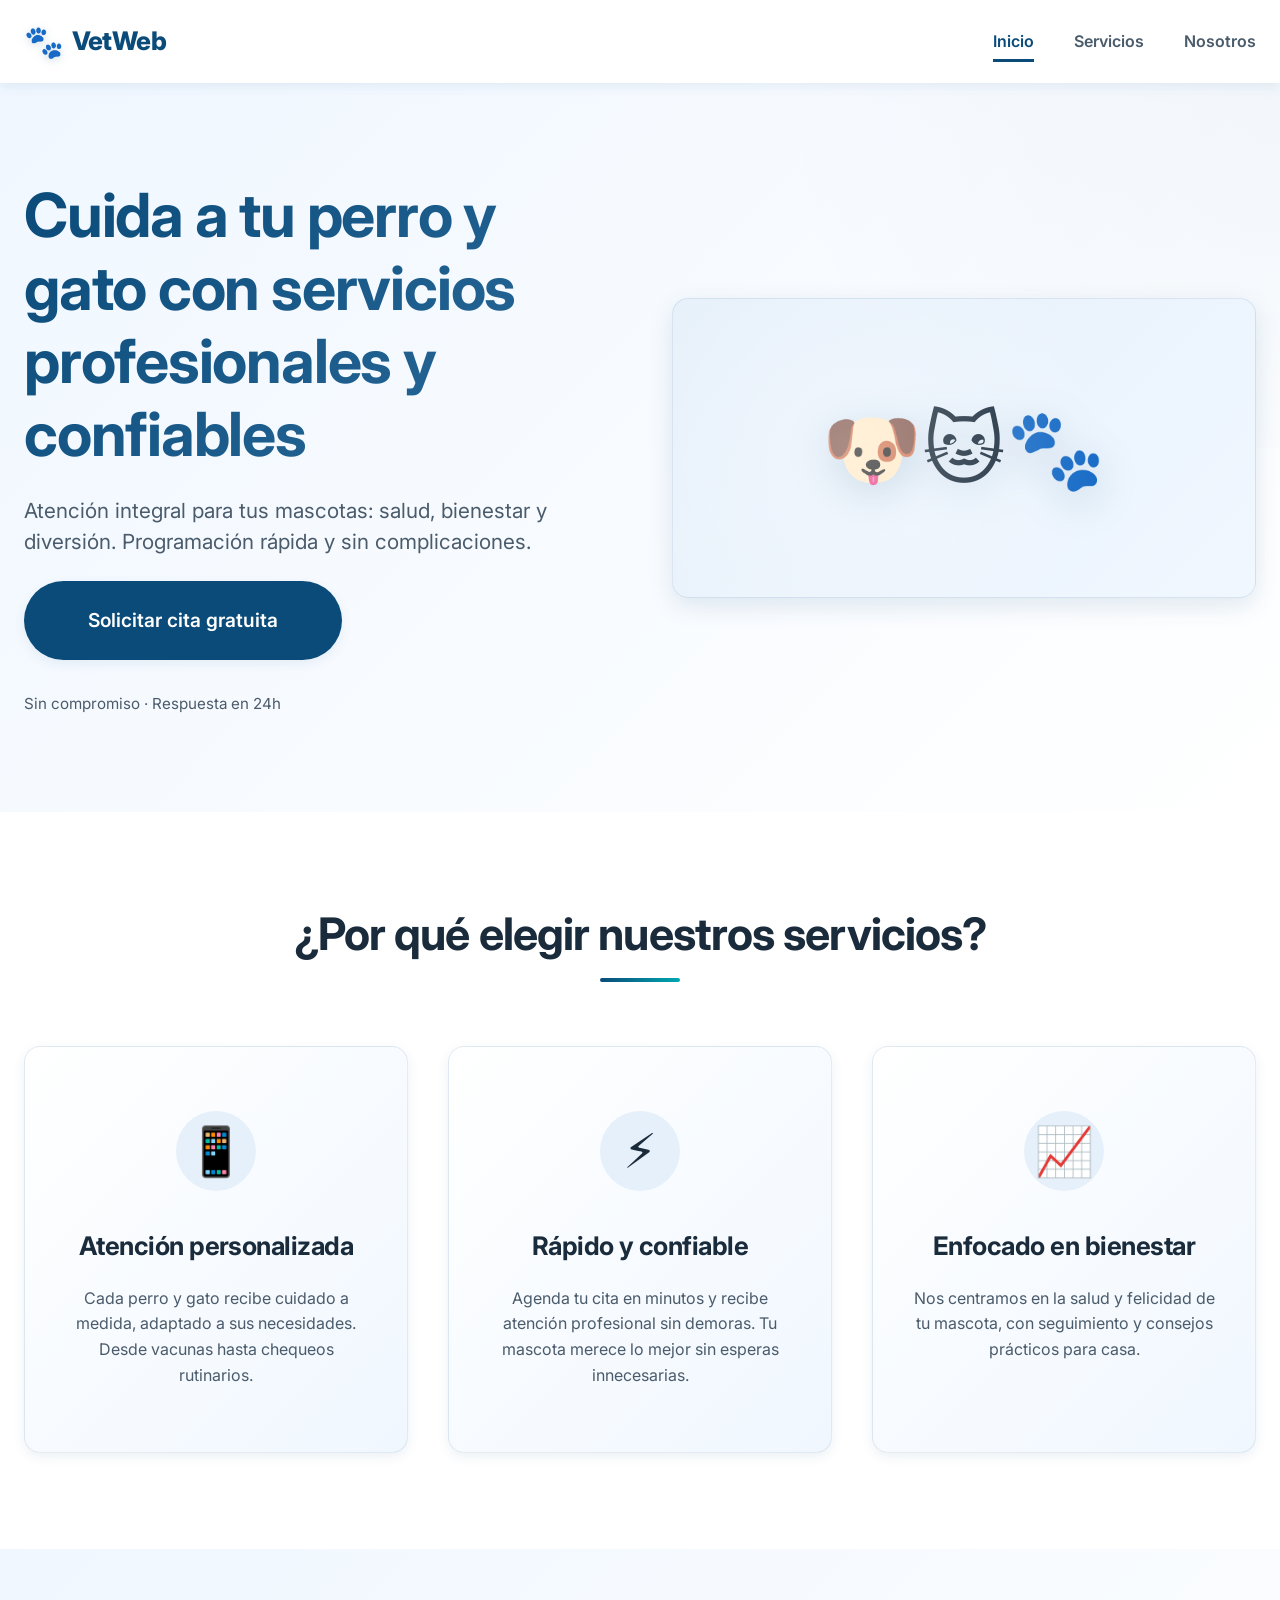
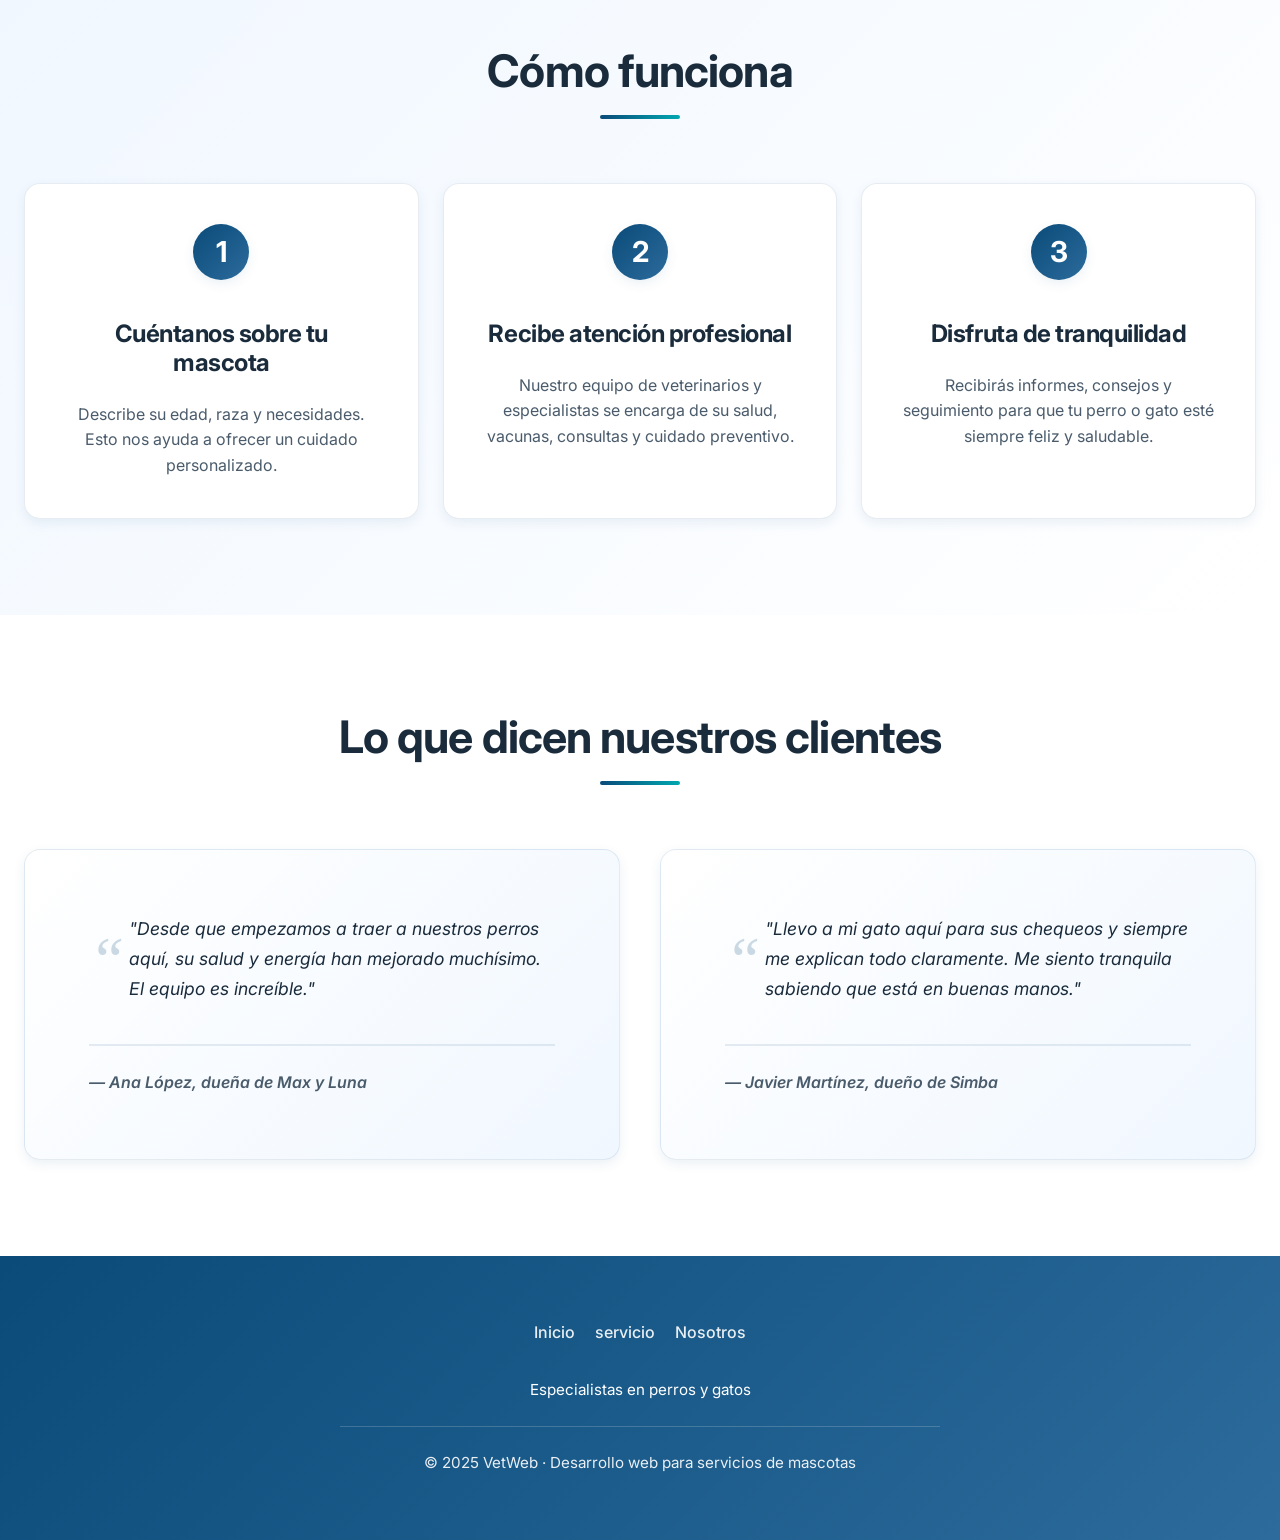
<file: index.html>
<!doctype html>
<html lang="es">
  <!-- Head será cargado dinámicamente desde components/head.html -->
  <div id="head-placeholder"></div>

  <body>
    <!-- Header será cargado dinámicamente desde components/header.html -->
    <div id="header-container"></div>

    <!-- Spiner -->
    <div
      id="page-loader"
      style="
        position: fixed;
        inset: 0;
        background: #ffffff;
        display: flex;
        justify-content: center;
        align-items: center;
        z-index: 999999;
        font-family: Arial, sans-serif;
        font-size: 16px;
        color: #333;
      "
    >
      Estamos preparando tu experiencia. Un momento, por favor...
    </div>

    <main>
      <section id="inicio" class="hero">
        <div class="container hero-grid">
          <div class="hero-content">
            <h1>
              Cuida a tu perro y gato con servicios profesionales y confiables
            </h1>
            <p class="hero-subhead">
              Atención integral para tus mascotas: salud, bienestar y diversión.
              Programación rápida y sin complicaciones.
            </p>
            <a href="#contacto" class="btn btn-primary btn-large">
              Solicitar cita gratuita
            </a>
            <p class="small-note">Sin compromiso · Respuesta en 24h</p>
          </div>
          <div class="hero-visual" aria-hidden="true">
            <div class="emoji-graphic">🐶🐱🐾</div>
          </div>
        </div>
      </section>

      <section class="benefits">
        <div class="container">
          <h2 class="section-title">¿Por qué elegir nuestros servicios?</h2>
          <div class="cards-grid">
            <article class="card">
              <div class="card-icon">📱</div>
              <h3 class="card-title">Atención personalizada</h3>
              <p class="card-text">
                Cada perro y gato recibe cuidado a medida, adaptado a sus
                necesidades. Desde vacunas hasta chequeos rutinarios.
              </p>
            </article>
            <article class="card">
              <div class="card-icon">⚡</div>
              <h3 class="card-title">Rápido y confiable</h3>
              <p class="card-text">
                Agenda tu cita en minutos y recibe atención profesional sin
                demoras. Tu mascota merece lo mejor sin esperas innecesarias.
              </p>
            </article>
            <article class="card">
              <div class="card-icon">📈</div>
              <h3 class="card-title">Enfocado en bienestar</h3>
              <p class="card-text">
                Nos centramos en la salud y felicidad de tu mascota, con
                seguimiento y consejos prácticos para casa.
              </p>
            </article>
          </div>
        </div>
      </section>

      <section class="process">
        <div class="container">
          <h2 class="section-title">Cómo funciona</h2>
          <div class="steps-container">
            <div class="step">
              <span class="step-number">1</span>
              <h3 class="step-title">Cuéntanos sobre tu mascota</h3>
              <p class="step-text">
                Describe su edad, raza y necesidades. Esto nos ayuda a ofrecer
                un cuidado personalizado.
              </p>
            </div>
            <div class="step">
              <span class="step-number">2</span>
              <h3 class="step-title">Recibe atención profesional</h3>
              <p class="step-text">
                Nuestro equipo de veterinarios y especialistas se encarga de su
                salud, vacunas, consultas y cuidado preventivo.
              </p>
            </div>
            <div class="step">
              <span class="step-number">3</span>
              <h3 class="step-title">Disfruta de tranquilidad</h3>
              <p class="step-text">
                Recibirás informes, consejos y seguimiento para que tu perro o
                gato esté siempre feliz y saludable.
              </p>
            </div>
          </div>
        </div>
      </section>

      <section class="testimonials" aria-label="Testimonios de clientes">
        <div class="container">
          <h2 class="section-title">Lo que dicen nuestros clientes</h2>
          <div class="testimonials-grid">
            <blockquote class="testimonial-card">
              <p class="testimonial-text">
                "Desde que empezamos a traer a nuestros perros aquí, su salud y
                energía han mejorado muchísimo. El equipo es increíble."
              </p>
              <footer class="testimonial-author">
                <cite>— Ana López, dueña de Max y Luna</cite>
              </footer>
            </blockquote>
            <blockquote class="testimonial-card">
              <p class="testimonial-text">
                "Llevo a mi gato aquí para sus chequeos y siempre me explican
                todo claramente. Me siento tranquila sabiendo que está en buenas
                manos."
              </p>
              <footer class="testimonial-author">
                <cite>— Javier Martínez, dueño de Simba</cite>
              </footer>
            </blockquote>
          </div>
        </div>
      </section>
    </main>
    <!-- Footer será cargado dinámicamente desde components/footer.html -->
    <div id="footer-container"></div>

    <!-- Script principal -->
    <script src="assets/js/main.js"></script>
  </body>
</html>
</file>
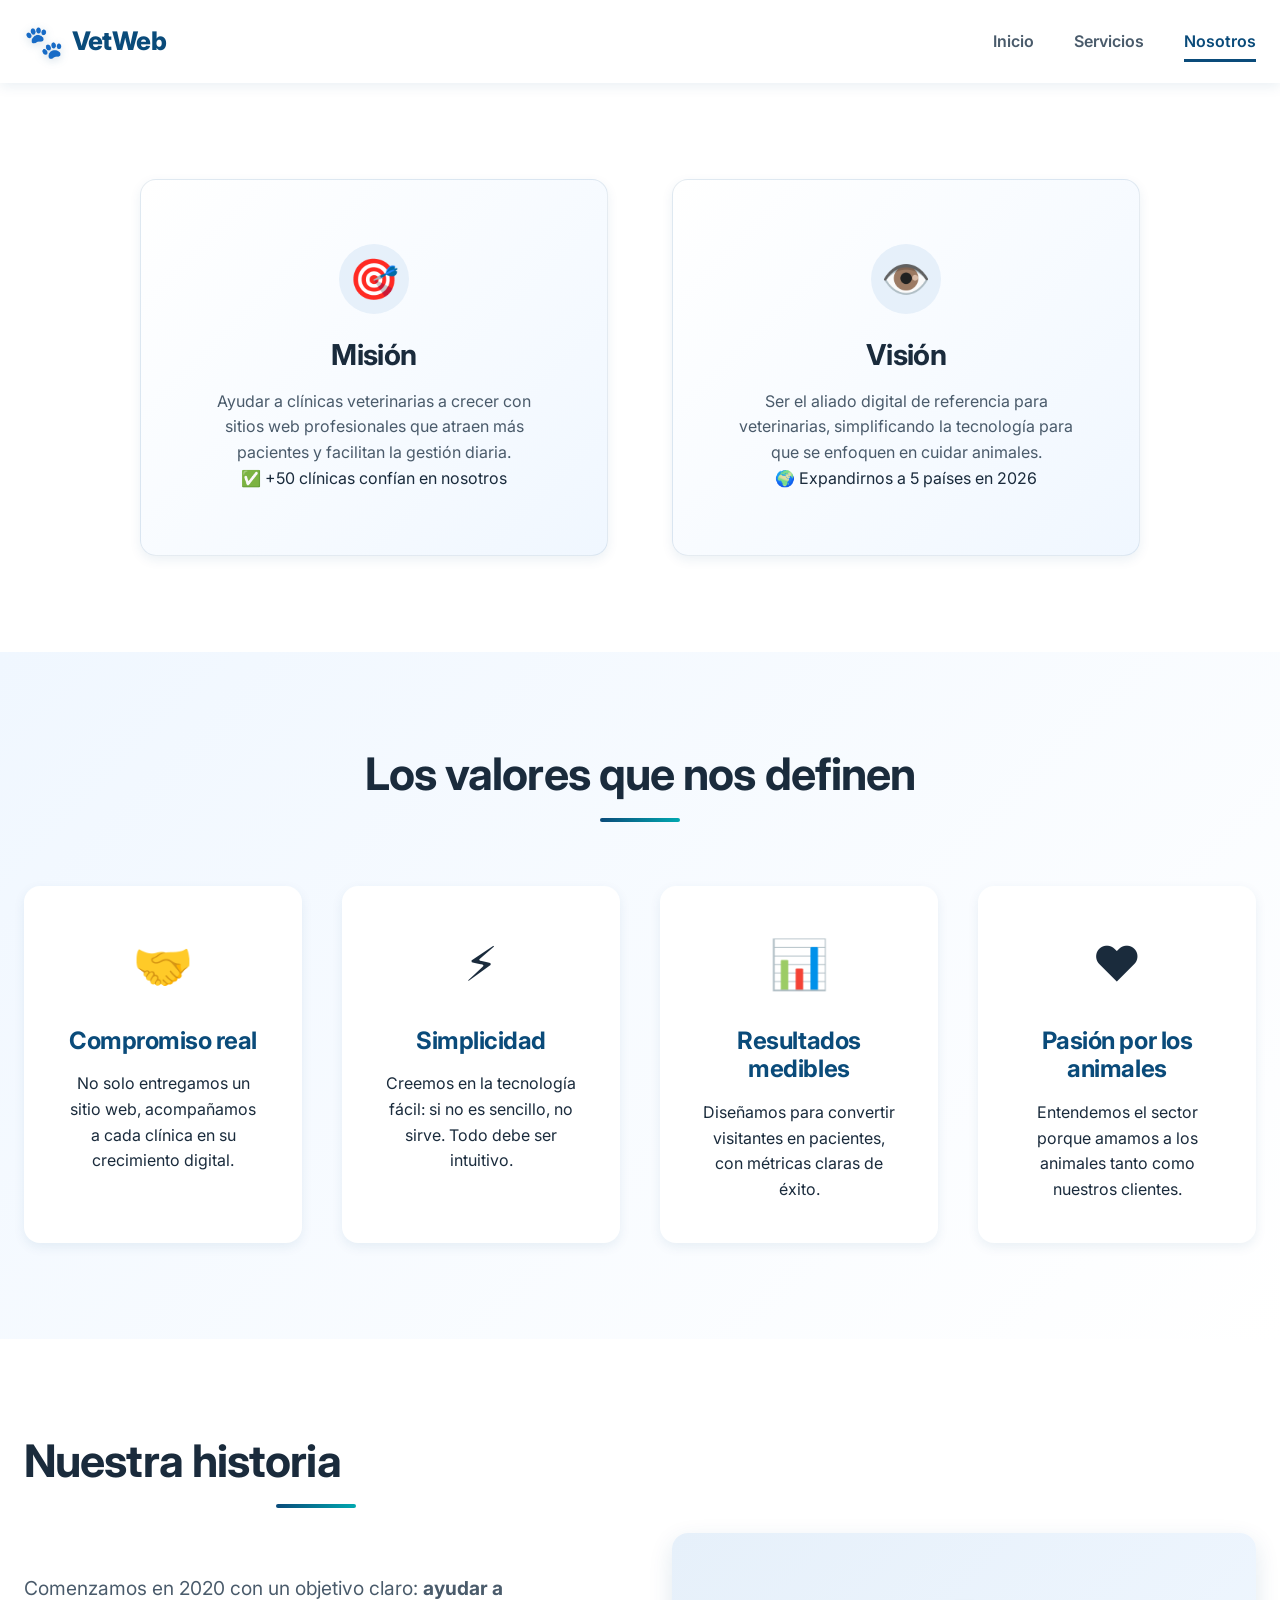
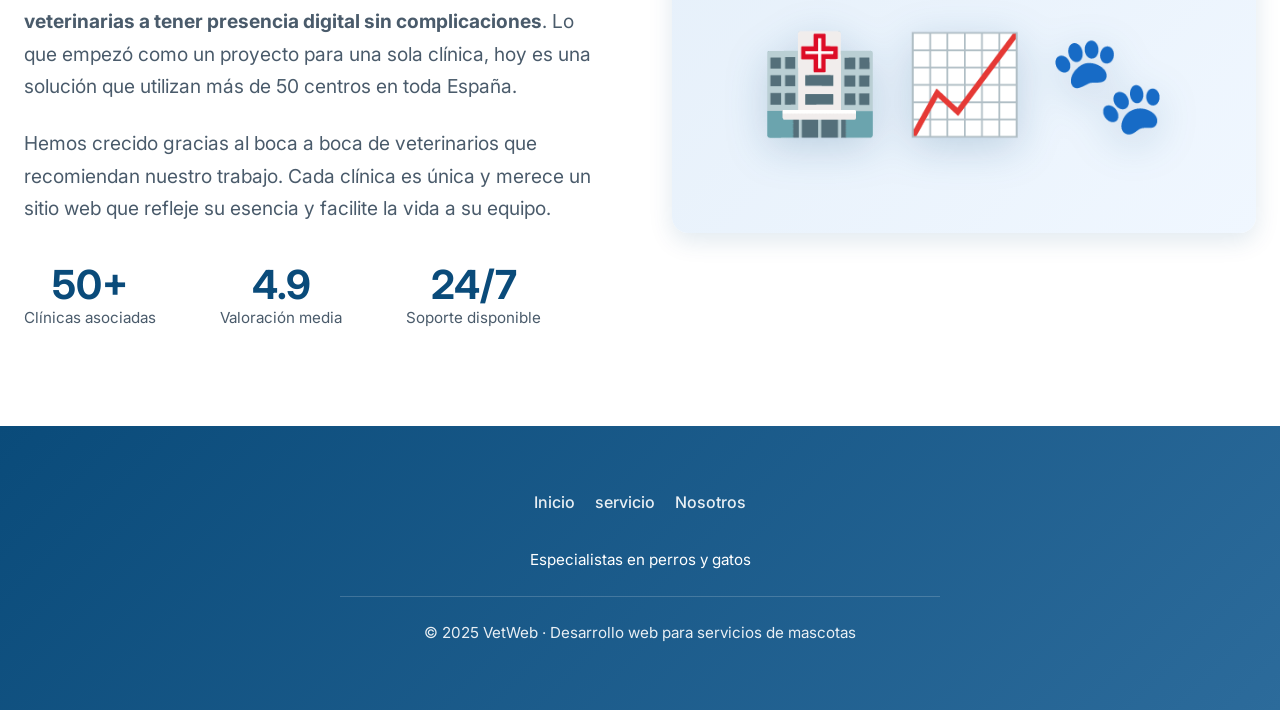
<file: pages/nosotros.html>
<!doctype html>
<html lang="es">
  <!-- Head será cargado dinámicamente desde components/head.html -->
  <div id="head-placeholder"></div>

  <body>
    <!-- Header será cargado dinámicamente -->
    <div id="header-container"></div>

    <!-- Spiner -->
    <div
      id="page-loader"
      style="
        position: fixed;
        inset: 0;
        background: #ffffff;
        display: flex;
        justify-content: center;
        align-items: center;
        z-index: 999999;
        font-family: Arial, sans-serif;
        font-size: 16px;
        color: #333;
      "
    >
      Estamos preparando tu experiencia. Un momento, por favor...
    </div>

    <main>
      <!-- Misión y Visión -->
      <section class="mv-section">
        <div class="container">
          <div class="mv-grid">
            <div class="mv-card" data-aos="fade-up">
              <div class="mv-icon">🎯</div>
              <h2 class="mv-title">Misión</h2>
              <p class="mv-text">
                Ayudar a clínicas veterinarias a crecer con sitios web
                profesionales que atraen más pacientes y facilitan la gestión
                diaria.
              </p>
              <div class="mv-highlight">
                <span>✅ +50 clínicas confían en nosotros</span>
              </div>
            </div>

            <div class="mv-card" data-aos="fade-up" data-aos-delay="100">
              <div class="mv-icon">👁️</div>
              <h2 class="mv-title">Visión</h2>
              <p class="mv-text">
                Ser el aliado digital de referencia para veterinarias,
                simplificando la tecnología para que se enfoquen en cuidar
                animales.
              </p>
              <div class="mv-highlight">
                <span>🌍 Expandirnos a 5 países en 2026</span>
              </div>
            </div>
          </div>
        </div>
      </section>

      <section class="values-section">
        <div class="container">
          <h2 class="section-title">Los valores que nos definen</h2>
          <div class="values-grid">
            <div class="value-item" data-aos="fade-up">
              <div class="value-icon">🤝</div>
              <h3>Compromiso real</h3>
              <p>
                No solo entregamos un sitio web, acompañamos a cada clínica en
                su crecimiento digital.
              </p>
            </div>
            <div class="value-item" data-aos="fade-up" data-aos-delay="100">
              <div class="value-icon">⚡</div>
              <h3>Simplicidad</h3>
              <p>
                Creemos en la tecnología fácil: si no es sencillo, no sirve.
                Todo debe ser intuitivo.
              </p>
            </div>
            <div class="value-item" data-aos="fade-up" data-aos-delay="200">
              <div class="value-icon">📊</div>
              <h3>Resultados medibles</h3>
              <p>
                Diseñamos para convertir visitantes en pacientes, con métricas
                claras de éxito.
              </p>
            </div>
            <div class="value-item" data-aos="fade-up" data-aos-delay="300">
              <div class="value-icon">❤️</div>
              <h3>Pasión por los animales</h3>
              <p>
                Entendemos el sector porque amamos a los animales tanto como
                nuestros clientes.
              </p>
            </div>
          </div>
        </div>
      </section>

      <!-- Nuestra historia / Trayectoria (NUEVO) -->
      <section class="story-section">
        <div class="container">
          <div class="story-grid">
            <div class="story-content" data-aos="fade-right">
              <h2 class="section-title" style="text-align: left">
                Nuestra historia
              </h2>
              <p class="story-text">
                Comenzamos en 2020 con un objetivo claro:
                <strong
                  >ayudar a veterinarias a tener presencia digital sin
                  complicaciones</strong
                >. Lo que empezó como un proyecto para una sola clínica, hoy es
                una solución que utilizan más de 50 centros en toda España.
              </p>
              <p class="story-text">
                Hemos crecido gracias al boca a boca de veterinarios que
                recomiendan nuestro trabajo. Cada clínica es única y merece un
                sitio web que refleje su esencia y facilite la vida a su equipo.
              </p>
              <div class="story-stats">
                <div class="stat">
                  <span class="stat-number">50+</span>
                  <span class="stat-label">Clínicas asociadas</span>
                </div>
                <div class="stat">
                  <span class="stat-number">4.9</span>
                  <span class="stat-label">Valoración media</span>
                </div>
                <div class="stat">
                  <span class="stat-number">24/7</span>
                  <span class="stat-label">Soporte disponible</span>
                </div>
              </div>
            </div>
            <div class="story-image" data-aos="fade-left">
              <!-- Emoji/graphic representativo -->
              <div class="story-emoji">🏥 📈 🐾</div>
            </div>
          </div>
        </div>
      </section>
    </main>

    <!-- Footer será cargado dinámicamente -->
    <div id="footer-container"></div>

    <script src="../assets/js/main.js"></script>
  </body>
</html>
</file>
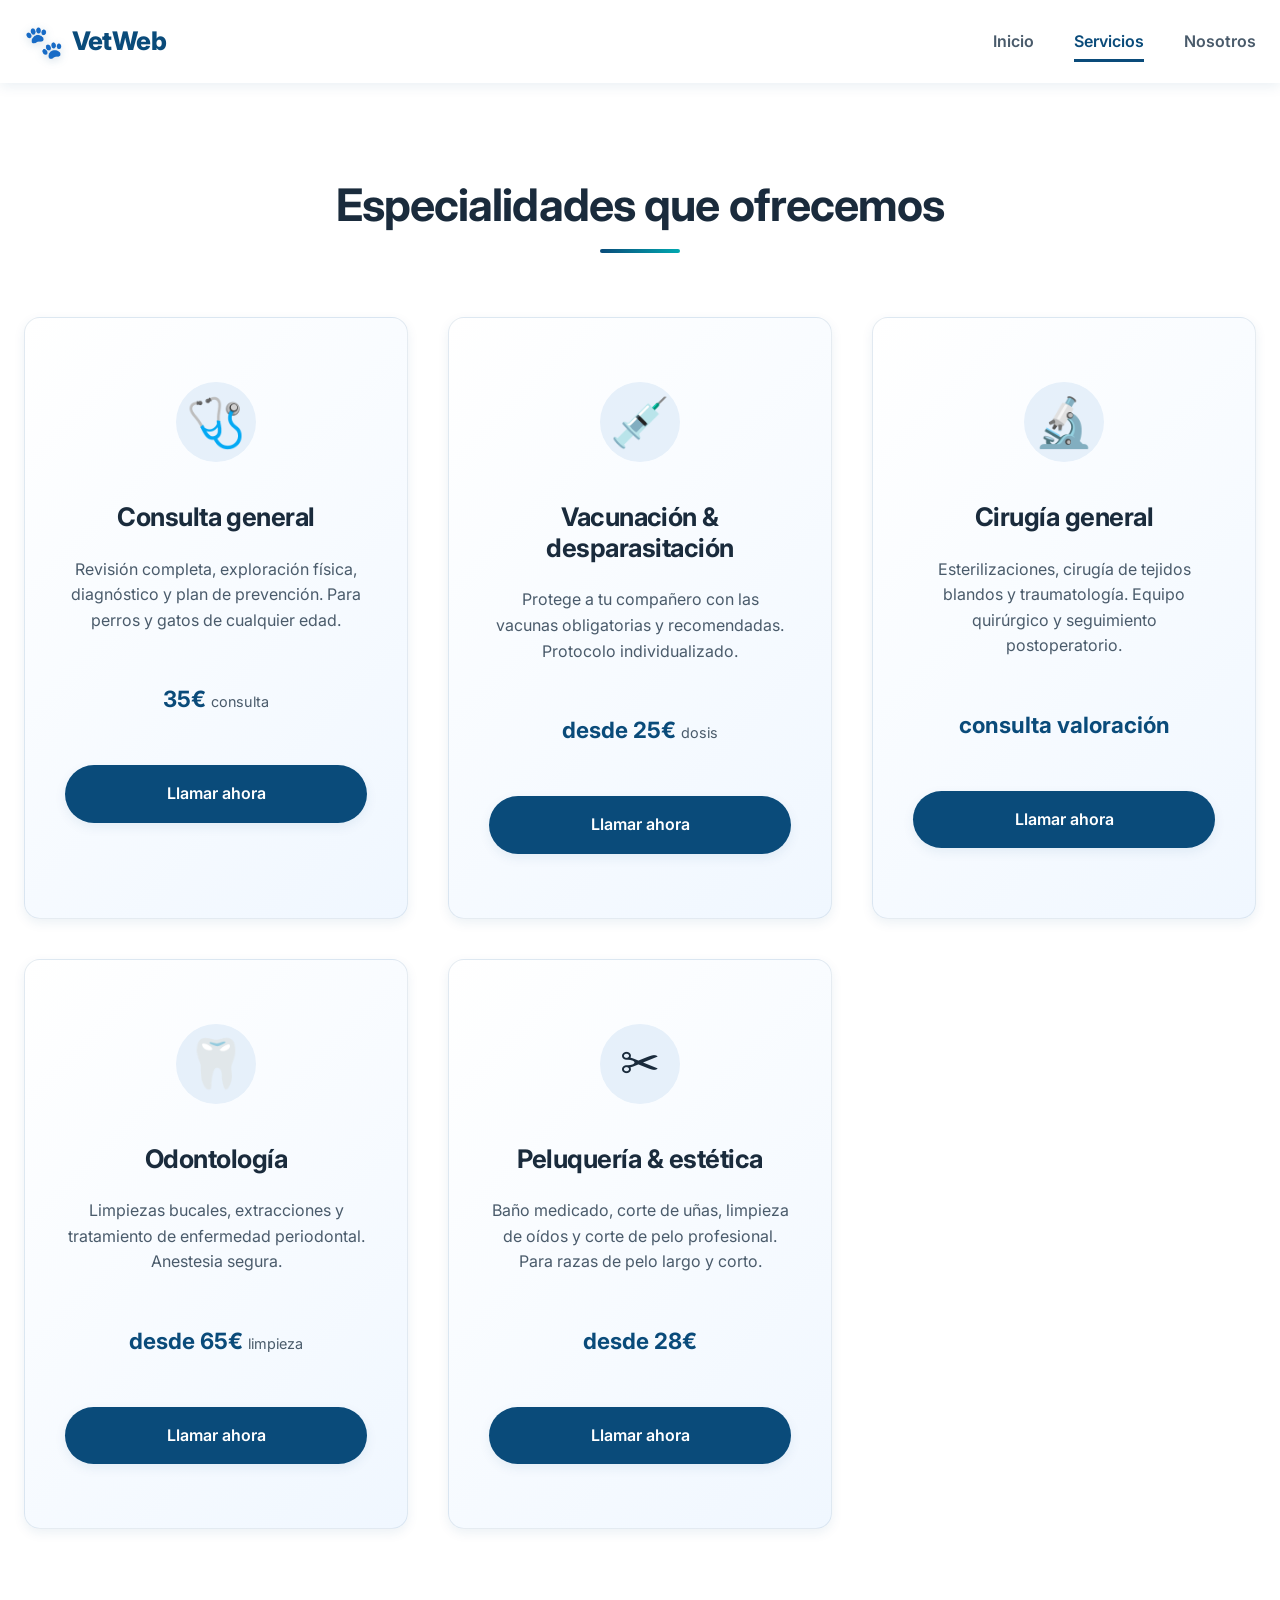
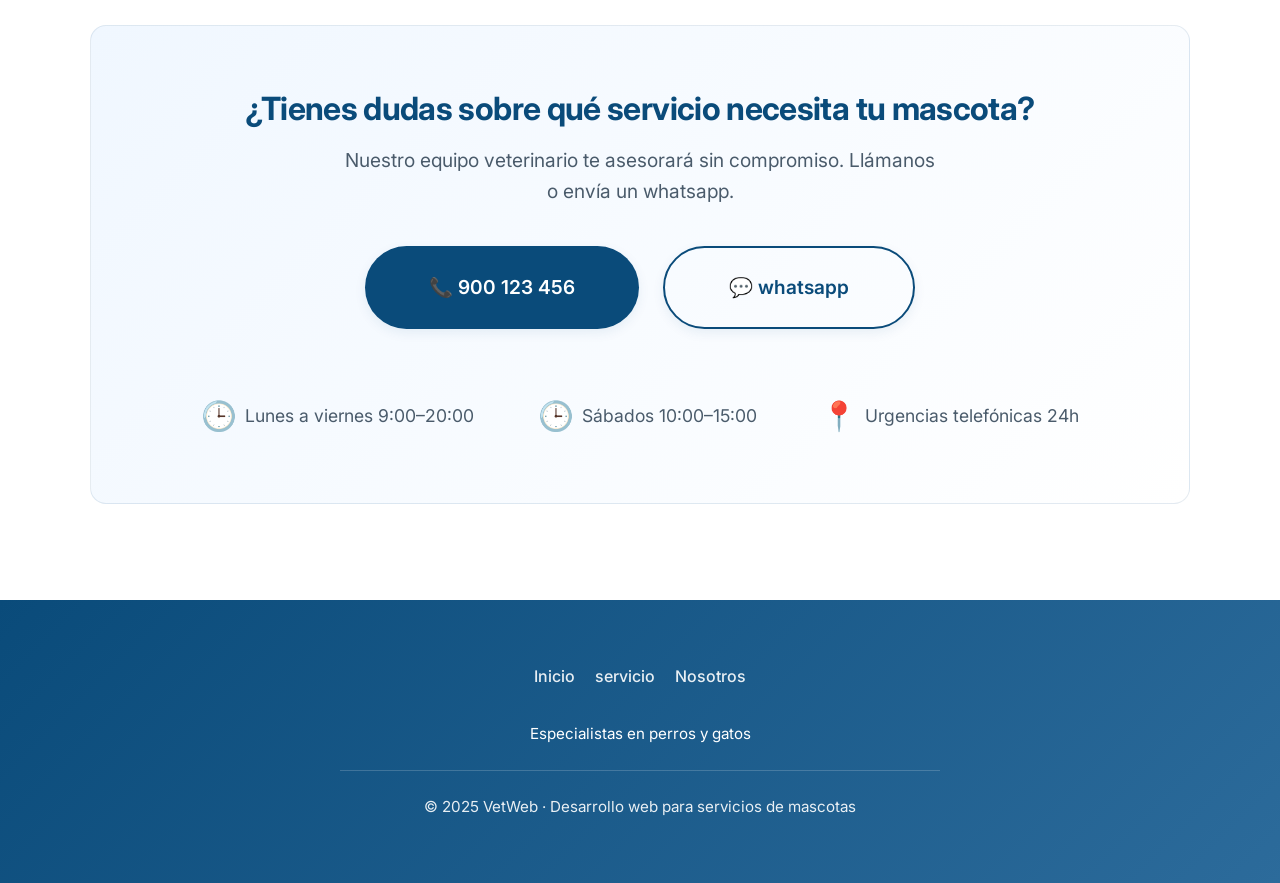
<file: pages/servicios.html>
<!doctype html>
<html lang="es">
  <!-- Head será cargado dinámicamente desde components/head.html -->
  <div id="head-placeholder"></div>

  <body>
    <!-- Header será cargado dinámicamente desde components/header.html -->
    <div id="header-container"></div>

    <!-- Spiner -->
    <div
      id="page-loader"
      style="
        position: fixed;
        inset: 0;
        background: #ffffff;
        display: flex;
        justify-content: center;
        align-items: center;
        z-index: 999999;
        font-family: Arial, sans-serif;
        font-size: 16px;
        color: #333;
      "
    >
      Estamos preparando tu experiencia. Un momento, por favor...
    </div>

    <main>
      <!-- Grilla de servicios profesionales (cards) -->
      <section
        class="container"
        style="margin-bottom: var(--space-2xl); margin-top: var(--space-2xl)"
      >
        <h2 class="section-title">Especialidades que ofrecemos</h2>
        <div class="cards-grid">
          <!-- Card 1 - Consulta general -->
          <article class="service-card">
            <div class="card-icon">🩺</div>
            <h3 class="card-title">Consulta general</h3>
            <p class="card-description">
              Revisión completa, exploración física, diagnóstico y plan de
              prevención. Para perros y gatos de cualquier edad.
            </p>
            <div class="service-price">35€ <small>consulta</small></div>
            <a
              href="#contacto"
              class="btn btn-block"
              style="margin-top: var(--space-sm)"
              >Llamar ahora</a
            >
          </article>

          <!-- Card 2 - Vacunación y desparasitación -->
          <article class="service-card">
            <div class="card-icon">💉</div>
            <h3 class="card-title">Vacunación & desparasitación</h3>
            <p class="card-description">
              Protege a tu compañero con las vacunas obligatorias y
              recomendadas. Protocolo individualizado.
            </p>
            <div class="service-price">desde 25€ <small>dosis</small></div>
            <a
              href="#contacto"
              class="btn btn-block"
              style="margin-top: var(--space-sm)"
              >Llamar ahora</a
            >
          </article>

          <!-- Card 3 - Cirugía y traumatología -->
          <article class="service-card">
            <div class="card-icon">🔬</div>
            <h3 class="card-title">Cirugía general</h3>
            <p class="card-description">
              Esterilizaciones, cirugía de tejidos blandos y traumatología.
              Equipo quirúrgico y seguimiento postoperatorio.
            </p>
            <div class="service-price">consulta valoración</div>
            <a
              href="#contacto"
              class="btn btn-block"
              style="margin-top: var(--space-sm)"
              >Llamar ahora</a
            >
          </article>

          <!-- Card 4 - Odontología veterinaria -->
          <article class="service-card">
            <div class="card-icon">🦷</div>
            <h3 class="card-title">Odontología</h3>
            <p class="card-description">
              Limpiezas bucales, extracciones y tratamiento de enfermedad
              periodontal. Anestesia segura.
            </p>
            <div class="service-price">desde 65€ <small>limpieza</small></div>
            <a
              href="#contacto"
              class="btn btn-block"
              style="margin-top: var(--space-sm)"
              >Llamar ahora</a
            >
          </article>

          <!-- Card 5 - Peluquería canina y felina -->
          <article class="service-card">
            <div class="card-icon">✂️</div>
            <h3 class="card-title">Peluquería & estética</h3>
            <p class="card-description">
              Baño medicado, corte de uñas, limpieza de oídos y corte de pelo
              profesional. Para razas de pelo largo y corto.
            </p>
            <div class="service-price">desde 28€</div>
            <a
              href="#contacto"
              class="btn btn-block"
              style="margin-top: var(--space-sm)"
              >Llamar ahora</a
            >
          </article>
        </div>
      </section>

      <!-- Sección informativa: especialistas y horario (con llamada) -->
      <section
        class="contact-cta"
        id="contacto"
        style="margin: var(--space-2xl) auto; max-width: 1100px"
      >
        <h3>¿Tienes dudas sobre qué servicio necesita tu mascota?</h3>
        <p>
          Nuestro equipo veterinario te asesorará sin compromiso. Llámanos o
          envía un whatsapp.
        </p>
        <div class="cta-buttons">
          <a
            href="tel:+34900123456"
            class="btn btn-large"
            style="display: inline-flex; gap: 0.5rem; align-items: center"
            >📞 900 123 456</a
          >
          <a
            href="#"
            class="btn btn-large btn-outline-light"
            style="display: inline-flex; gap: 0.5rem; align-items: center"
            >💬 whatsapp</a
          >
        </div>
        <div class="service-extras">
          <div class="extra-item">
            <span>🕒</span> Lunes a viernes 9:00–20:00
          </div>
          <div class="extra-item"><span>🕒</span> Sábados 10:00–15:00</div>
          <div class="extra-item">
            <span>📍</span> Urgencias telefónicas 24h
          </div>
        </div>
      </section>
    </main>

    <!-- Footer será cargado dinámicamente desde components/footer.html -->
    <div id="footer-container"></div>

    <!-- Script principal -->
    <script src="/assets/js/main.js"></script>
  </body>
</html>
</file>
